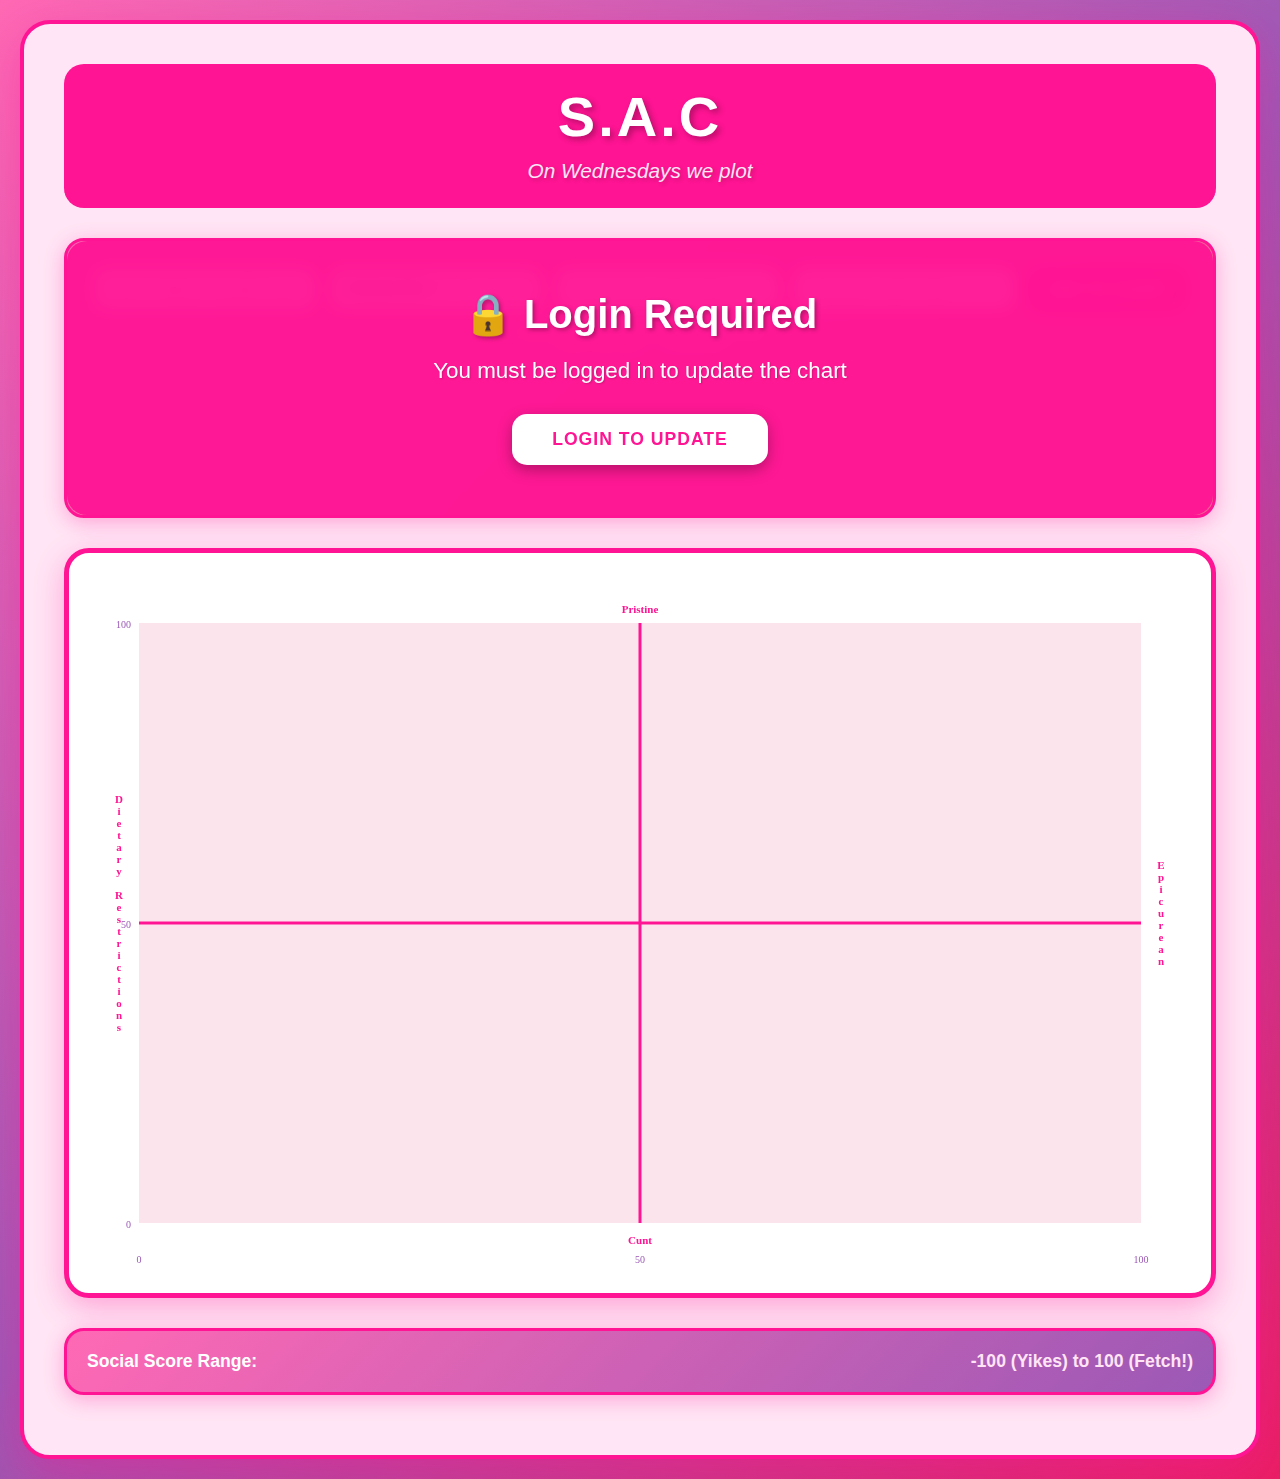
<file: index.html>
<!DOCTYPE html>
<html lang="en">
<head>
    <meta charset="UTF-8">
    <meta name="viewport" content="width=device-width, initial-scale=1.0">
    <title>S.A.C - Social Alignment Chart</title>

    <!-- Primary Meta Tags -->
    <meta name="title" content="S.A.C - Social Alignment Chart">
    <meta name="description" content="On Wednesdays we plot. Chart personalities from Cunt to Pristine and food preferences from Dietary Restrictions to Epicurean. Where do you fall?">

    <!-- Open Graph / Facebook / LinkedIn -->
    <meta property="og:type" content="website">
    <meta property="og:url" content="https://yourdomain.com/">
    <meta property="og:title" content="S.A.C - Social Alignment Chart">
    <meta property="og:description" content="On Wednesdays we plot. Chart personalities from Cunt to Pristine and food preferences from Dietary Restrictions to Epicurean. Where do you fall?">
    <meta property="og:image" content="https://yourdomain.com/preview.png">
    <meta property="og:image:width" content="1200">
    <meta property="og:image:height" content="630">

    <!-- Twitter -->
    <meta property="twitter:card" content="summary_large_image">
    <meta property="twitter:url" content="https://yourdomain.com/">
    <meta property="twitter:title" content="S.A.C - Social Alignment Chart">
    <meta property="twitter:description" content="On Wednesdays we plot. Chart personalities from Cunt to Pristine and food preferences from Dietary Restrictions to Epicurean. Where do you fall?">
    <meta property="twitter:image" content="https://yourdomain.com/preview.png">

    <link rel="stylesheet" href="styles.css">
</head>
<body>
    <div class="container">
        <header>
            <h1>S.A.C</h1>
            <p class="subtitle">On Wednesdays we plot</p>
        </header>

        <div class="input-section" style="position: relative;">
            <!-- Login overlay -->
            <div id="loginOverlay" class="login-overlay">
                <div class="login-overlay-content">
                    <h2>🔒 Login Required</h2>
                    <p>You must be logged in to update the chart</p>
                    <button id="loginButton" class="login-overlay-button">Login to Update</button>
                </div>
            </div>

            <div class="input-group">
                <input type="text" id="twitterHandle" placeholder="Enter Twitter/X handle (e.g., @username)" />
                <input type="file" id="profilePic" accept="image/*" />
                <input type="number" id="foodScore" placeholder="Food Score (-50 to 50)" min="-50" max="50" />
                <input type="number" id="character" placeholder="Character (-50 to 50)" min="-50" max="50" />
                <button id="addPerson">Add to Chart</button>
            </div>
            <p class="hint">X-Axis: Dietary Restrictions (-50) ← → Epicurean (50)<br>
            Y-Axis: Cunt (-50) ← → Pristine (50)</p>
        </div>

        <div class="chart-container">
            <canvas id="burnChart"></canvas>
        </div>

        <div class="legend">
            <div class="legend-item">
                <span class="legend-label">Social Score Range:</span>
                <span class="legend-value">-100 (Yikes) to 100 (Fetch!)</span>
            </div>
        </div>

        <div id="personList" class="person-list"></div>
    </div>

    <script src="script.js"></script>
</body>
</html>
</file>
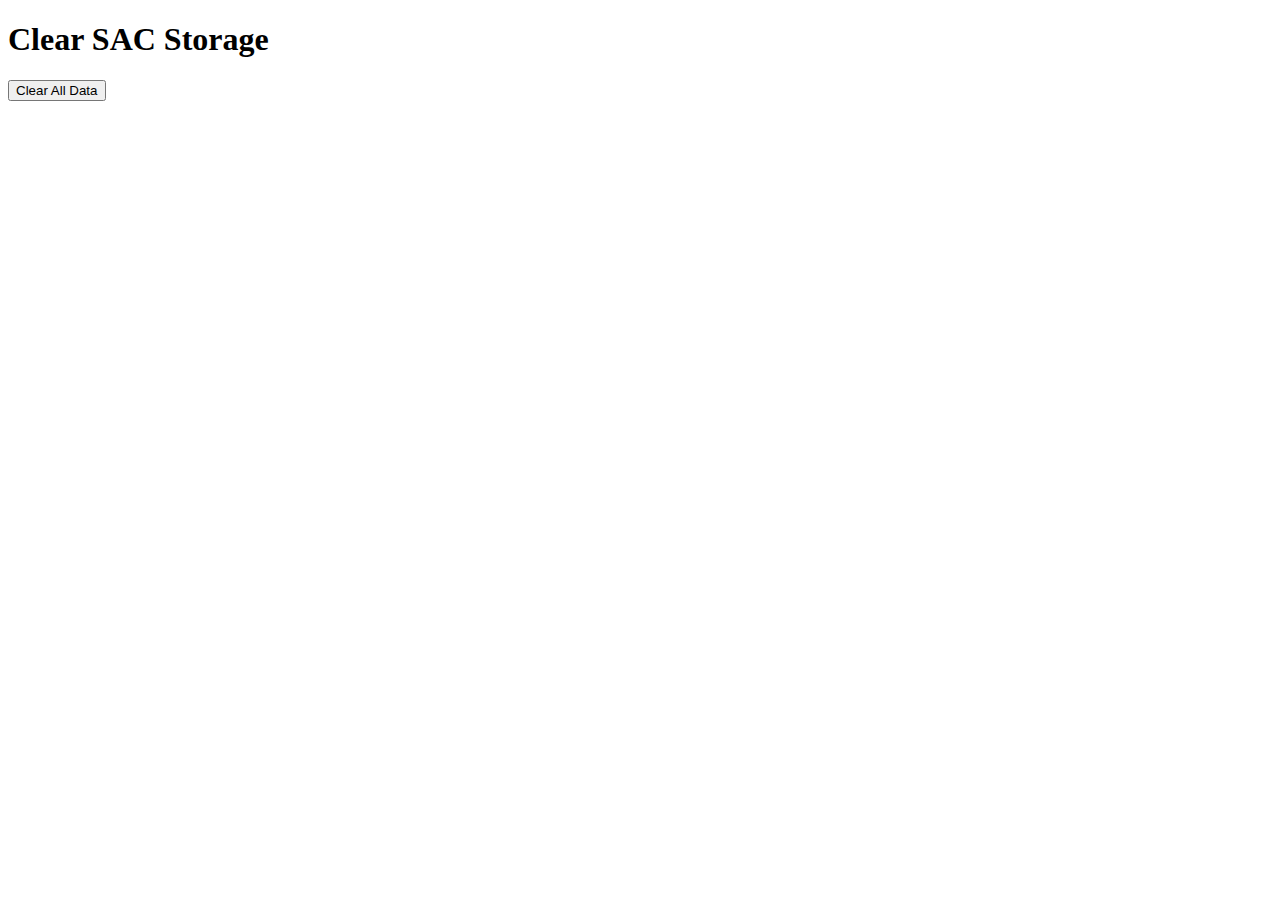
<file: clear-storage.html>
<!DOCTYPE html>
<html>
<head>
    <title>Clear SAC Storage</title>
</head>
<body>
    <h1>Clear SAC Storage</h1>
    <button onclick="clearStorage()">Clear All Data</button>
    <p id="message"></p>
    
    <script>
        function clearStorage() {
            localStorage.removeItem('sacPeople');
            document.getElementById('message').textContent = 'Storage cleared! You can close this page and refresh the SAC page.';
            document.getElementById('message').style.color = 'green';
        }
    </script>
</body>
</html>
</file>
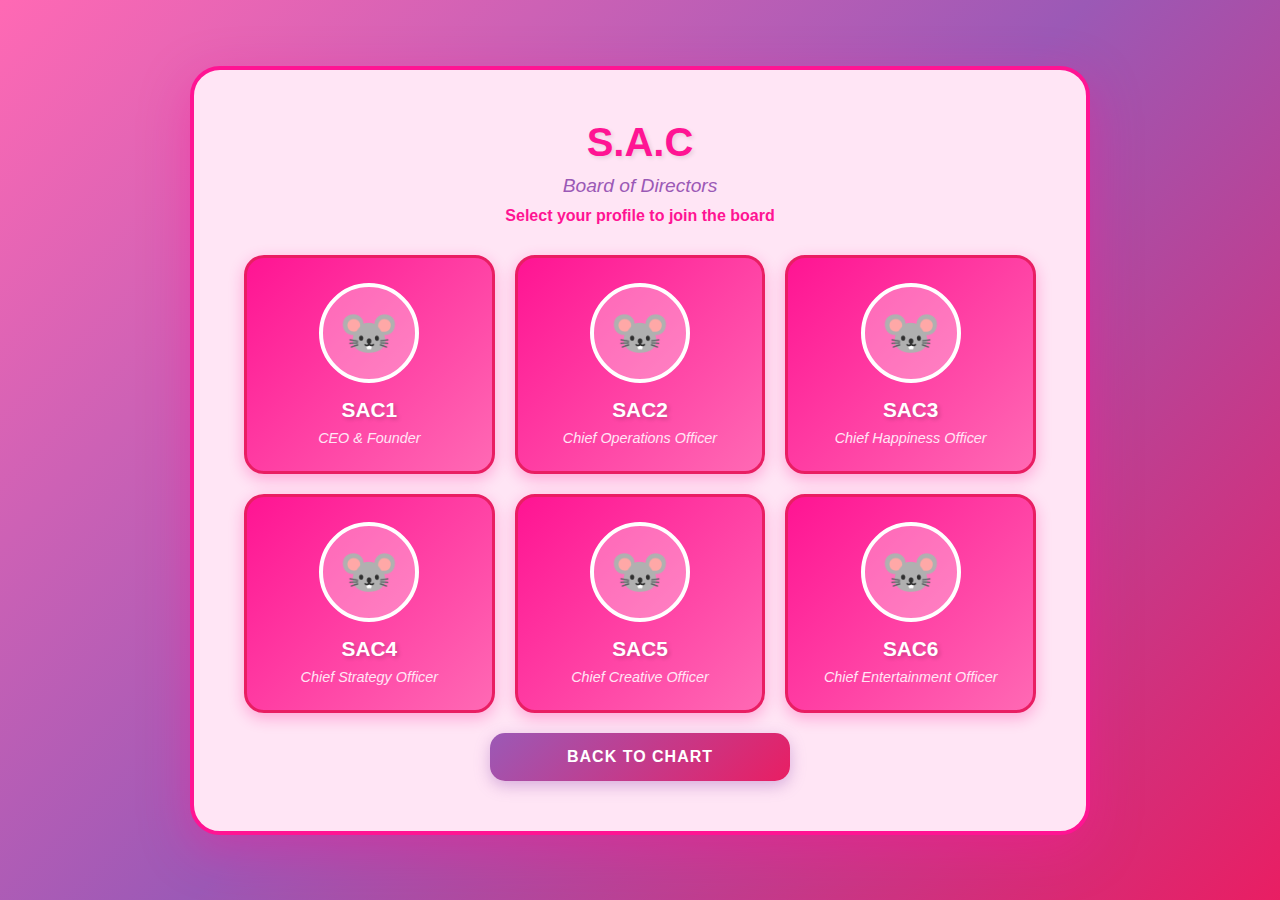
<file: login.html>
<!DOCTYPE html>
<html lang="en">
<head>
    <meta charset="UTF-8">
    <meta name="viewport" content="width=device-width, initial-scale=1.0">
    <title>S.A.C - Board of Directors</title>
    <style>
        * {
            margin: 0;
            padding: 0;
            box-sizing: border-box;
        }

        body {
            font-family: 'Comic Sans MS', 'Arial Rounded MT Bold', cursive, sans-serif;
            background: linear-gradient(135deg, #FF69B4 0%, #9B59B6 50%, #E91E63 100%);
            min-height: 100vh;
            display: flex;
            justify-content: center;
            align-items: center;
            padding: 20px;
        }

        .login-container {
            background: #FFE5F5;
            border-radius: 30px;
            padding: 50px;
            box-shadow: 0 15px 50px rgba(255, 20, 147, 0.4);
            border: 4px solid #FF1493;
            max-width: 900px;
            width: 100%;
        }

        h1 {
            color: #FF1493;
            font-size: 2.5em;
            text-align: center;
            margin-bottom: 10px;
            text-shadow: 2px 2px 4px rgba(0, 0, 0, 0.1);
        }

        .subtitle {
            color: #9B59B6;
            text-align: center;
            font-style: italic;
            margin-bottom: 10px;
            font-size: 1.2em;
        }

        .instruction {
            color: #FF1493;
            text-align: center;
            font-weight: bold;
            margin-bottom: 30px;
            font-size: 1em;
        }

        .profiles-grid {
            display: grid;
            grid-template-columns: repeat(auto-fit, minmax(200px, 1fr));
            gap: 20px;
            margin-bottom: 20px;
        }

        .profile-card {
            background: linear-gradient(135deg, #FF1493, #FF69B4);
            border-radius: 20px;
            padding: 25px;
            text-align: center;
            border: 3px solid #E91E63;
            cursor: pointer;
            transition: all 0.3s ease;
            box-shadow: 0 5px 15px rgba(255, 20, 147, 0.3);
        }

        .profile-card:hover {
            transform: translateY(-10px) scale(1.05);
            box-shadow: 0 15px 40px rgba(255, 20, 147, 0.6);
        }

        .profile-avatar {
            width: 100px;
            height: 100px;
            border-radius: 50%;
            border: 4px solid white;
            margin: 0 auto 15px;
            font-size: 3em;
            display: flex;
            align-items: center;
            justify-content: center;
            background: rgba(255, 255, 255, 0.3);
        }

        .profile-name {
            color: white;
            font-weight: bold;
            font-size: 1.3em;
            margin-bottom: 8px;
            text-shadow: 2px 2px 4px rgba(0, 0, 0, 0.2);
        }

        .profile-role {
            color: #FFE5F5;
            font-size: 0.9em;
            font-style: italic;
        }

        .back-button {
            display: block;
            width: 100%;
            max-width: 300px;
            margin: 0 auto;
            padding: 15px;
            background: linear-gradient(135deg, #9B59B6, #E91E63);
            color: white;
            border: none;
            border-radius: 15px;
            font-size: 1em;
            font-weight: bold;
            cursor: pointer;
            transition: all 0.3s ease;
            text-transform: uppercase;
            letter-spacing: 1px;
            box-shadow: 0 5px 15px rgba(155, 89, 182, 0.4);
            text-decoration: none;
            text-align: center;
        }

        .back-button:hover {
            background: linear-gradient(135deg, #8E44AD, #C2185B);
            transform: translateY(-3px);
            box-shadow: 0 8px 25px rgba(155, 89, 182, 0.6);
        }

        @media (max-width: 768px) {
            .login-container {
                padding: 30px 20px;
            }

            h1 {
                font-size: 2em;
            }

            .profiles-grid {
                grid-template-columns: 1fr;
                gap: 15px;
            }

            .profile-avatar {
                width: 80px;
                height: 80px;
                font-size: 2.5em;
            }
        }
    </style>
</head>
<body>
    <div class="login-container">
        <h1>S.A.C</h1>
        <p class="subtitle">Board of Directors</p>
        <p class="instruction">Select your profile to join the board</p>

        <div class="profiles-grid" id="profilesGrid">
            <!-- Profiles will be generated here -->
        </div>

        <a href="index.html" class="back-button">Back to Chart</a>
    </div>

    <script>
        // Board of Directors profiles
        const boardMembers = [
            {
                id: 'sac1',
                name: 'SAC1',
                role: 'CEO & Founder',
                emoji: '🐭',
                password: 'Admin1'
            },
            {
                id: 'sac2',
                name: 'SAC2',
                role: 'Chief Operations Officer',
                emoji: '🐭',
                password: 'Admin2'
            },
            {
                id: 'sac3',
                name: 'SAC3',
                role: 'Chief Happiness Officer',
                emoji: '🐭',
                password: 'Admin3'
            },
            {
                id: 'sac4',
                name: 'SAC4',
                role: 'Chief Strategy Officer',
                emoji: '🐭',
                password: 'Admin4'
            },
            {
                id: 'sac5',
                name: 'SAC5',
                role: 'Chief Creative Officer',
                emoji: '🐭',
                password: 'Admin5'
            },
            {
                id: 'sac6',
                name: 'SAC6',
                role: 'Chief Entertainment Officer',
                emoji: '🐭',
                password: 'Admin6'
            }
        ];

        // Generate profile cards
        const profilesGrid = document.getElementById('profilesGrid');
        boardMembers.forEach(member => {
            const card = document.createElement('div');
            card.className = 'profile-card';
            card.innerHTML = `
                <div class="profile-avatar">${member.emoji}</div>
                <div class="profile-name">${member.name}</div>
                <div class="profile-role">${member.role}</div>
            `;
            card.onclick = () => selectProfile(member);
            profilesGrid.appendChild(card);
        });

        function selectProfile(member) {
            const password = prompt(`Enter password for ${member.name}:`);

            if (password === member.password) {
                // Set session
                sessionStorage.setItem('authenticated', 'true');
                sessionStorage.setItem('username', member.name);
                sessionStorage.setItem('userRole', member.role);
                sessionStorage.setItem('userEmoji', member.emoji);
                // Redirect to main page
                window.location.href = 'index.html';
            } else {
                alert('❌ Incorrect password! Access denied.');
            }
        }
    </script>
</body>
</html>
</file>
<file: styles.css>
* {
    margin: 0;
    padding: 0;
    box-sizing: border-box;
}

body {
    font-family: 'Comic Sans MS', 'Arial Rounded MT Bold', cursive, sans-serif;
    background: linear-gradient(135deg, #FF69B4 0%, #9B59B6 50%, #E91E63 100%);
    min-height: 100vh;
    padding: 20px;
}

.container {
    max-width: 1800px;
    margin: 0 auto;
    background: #FFE5F5;
    border-radius: 30px;
    padding: 40px;
    box-shadow: 0 15px 50px rgba(255, 20, 147, 0.4);
    border: 4px solid #FF1493;
}

header {
    text-align: center;
    margin-bottom: 30px;
    padding-bottom: 20px;
    border-bottom: 5px solid #FF1493;
    background: #FF1493;
    border-radius: 20px;
    padding: 20px;
    position: relative;
}

.user-profile {
    position: absolute;
    top: 20px;
    right: 20px;
    display: flex;
    align-items: center;
    gap: 10px;
    background: rgba(255, 255, 255, 0.2);
    padding: 10px 15px;
    border-radius: 25px;
    border: 2px solid white;
}

.user-emoji {
    font-size: 1.5em;
}

.user-name {
    color: white;
    font-weight: bold;
    font-size: 0.9em;
    text-shadow: 1px 1px 2px rgba(0, 0, 0, 0.2);
}

.logout-button {
    padding: 5px 15px;
    background: white;
    color: #FF1493;
    border: none;
    border-radius: 12px;
    font-size: 0.75em;
    font-weight: bold;
    cursor: pointer;
    transition: all 0.2s ease;
    text-transform: uppercase;
    letter-spacing: 0.5px;
    box-shadow: 0 2px 5px rgba(0, 0, 0, 0.2);
}

.logout-button:hover {
    background: #FFE5F5;
    transform: scale(1.05);
}

h1 {
    color: white;
    font-size: 3.5em;
    font-weight: bold;
    text-transform: uppercase;
    letter-spacing: 3px;
    text-shadow: 3px 3px 6px rgba(0, 0, 0, 0.3);
}

.subtitle {
    color: #FFE5F5;
    font-style: italic;
    font-size: 1.3em;
    margin-top: 10px;
    text-shadow: 2px 2px 4px rgba(0, 0, 0, 0.2);
}

.input-section {
    background: linear-gradient(135deg, #FF69B4, #F06292);
    padding: 25px;
    border-radius: 20px;
    margin-bottom: 30px;
    border: 3px solid #FF1493;
    box-shadow: 0 5px 20px rgba(255, 20, 147, 0.3);
    position: relative;
    min-height: 280px;
}

.login-overlay {
    position: absolute;
    top: 0;
    left: 0;
    right: 0;
    bottom: 0;
    background: rgba(255, 20, 147, 0.95);
    backdrop-filter: blur(8px);
    border-radius: 20px;
    display: flex;
    justify-content: center;
    align-items: center;
    z-index: 10;
}

.login-overlay.hidden {
    display: none;
}

.login-overlay-content {
    text-align: center;
    color: white;
    padding: 60px 30px;
}

.login-overlay-content h2 {
    font-size: 2.5em;
    margin-bottom: 20px;
    text-shadow: 2px 2px 4px rgba(0, 0, 0, 0.3);
}

.login-overlay-content p {
    font-size: 1.4em;
    margin-bottom: 30px;
    text-shadow: 1px 1px 2px rgba(0, 0, 0, 0.2);
}

.login-overlay-button {
    padding: 15px 40px;
    background: white;
    color: #FF1493;
    border: none;
    border-radius: 15px;
    font-size: 1.1em;
    font-weight: bold;
    cursor: pointer;
    transition: all 0.3s ease;
    text-transform: uppercase;
    letter-spacing: 1px;
    box-shadow: 0 5px 15px rgba(0, 0, 0, 0.3);
}

.login-overlay-button:hover {
    background: #FFE5F5;
    transform: translateY(-3px) scale(1.05);
    box-shadow: 0 8px 25px rgba(0, 0, 0, 0.4);
}

.input-group {
    display: flex;
    gap: 10px;
    flex-wrap: wrap;
    margin-bottom: 15px;
}

input[type="text"],
input[type="number"],
input[type="file"] {
    flex: 1;
    min-width: 150px;
    padding: 12px 15px;
    border: 3px solid #FF1493;
    border-radius: 15px;
    font-size: 0.9em;
    background: white;
    color: #9B59B6;
    font-weight: bold;
}

input[type="file"] {
    padding: 8px 10px;
    font-size: 0.85em;
}

input[type="text"]:focus,
input[type="number"]:focus,
input[type="file"]:focus {
    outline: none;
    border-color: #FF1493;
    box-shadow: 0 0 15px rgba(255, 20, 147, 0.5);
    background: #FFF0F8;
}

input::placeholder {
    color: #FF69B4;
}

button {
    padding: 12px 20px;
    background: linear-gradient(135deg, #FF1493, #E91E63);
    color: white;
    border: none;
    border-radius: 15px;
    font-size: 0.9em;
    font-weight: bold;
    cursor: pointer;
    transition: all 0.3s ease;
    text-transform: uppercase;
    letter-spacing: 1px;
    min-width: 120px;
    box-shadow: 0 5px 15px rgba(255, 20, 147, 0.4);
}

button:hover {
    background: linear-gradient(135deg, #FF69B4, #FF1493);
    transform: translateY(-3px);
    box-shadow: 0 8px 25px rgba(255, 20, 147, 0.6);
}

button:active {
    transform: translateY(0);
}

.hint {
    color: white;
    font-size: 0.65em;
    text-align: center;
    font-style: italic;
    font-weight: normal;
    text-shadow: 1px 1px 3px rgba(0, 0, 0, 0.3);
    opacity: 0.9;
}

.chart-container {
    background: white;
    border: 5px solid #FF1493;
    border-radius: 25px;
    padding: 20px;
    margin-bottom: 30px;
    overflow-x: auto;
    box-shadow: 0 10px 30px rgba(255, 20, 147, 0.3);
}

#burnChart {
    width: 100%;
    height: auto;
    display: block;
}

.legend {
    background: linear-gradient(135deg, #FF69B4, #9B59B6);
    padding: 20px;
    border-radius: 20px;
    margin-bottom: 20px;
    border: 3px solid #FF1493;
    box-shadow: 0 5px 20px rgba(255, 20, 147, 0.3);
}

.legend-item {
    display: flex;
    justify-content: space-between;
    align-items: center;
}

.legend-label {
    color: white;
    font-weight: bold;
    font-size: 1.1em;
}

.legend-value {
    color: #FFE5F5;
    font-weight: bold;
    font-size: 1.1em;
}

.person-list {
    display: grid;
    grid-template-columns: repeat(auto-fill, minmax(250px, 1fr));
    gap: 15px;
    margin-top: 20px;
}

.person-card {
    background: linear-gradient(135deg, #FF1493, #FF69B4);
    padding: 15px;
    border-radius: 20px;
    border: 3px solid #E91E63;
    display: flex;
    align-items: center;
    gap: 15px;
    transition: transform 0.2s;
    box-shadow: 0 5px 15px rgba(255, 20, 147, 0.3);
}

.person-card:hover {
    transform: scale(1.08) rotate(1deg);
    box-shadow: 0 10px 30px rgba(255, 20, 147, 0.5);
}

.person-pfp {
    width: 50px;
    height: 50px;
    border-radius: 50%;
    border: 3px solid white;
    object-fit: cover;
    box-shadow: 0 3px 10px rgba(0, 0, 0, 0.2);
}

.person-info {
    flex: 1;
}

.person-handle {
    color: white;
    font-weight: bold;
    font-size: 1.1em;
    text-shadow: 1px 1px 2px rgba(0, 0, 0, 0.2);
}

.person-score {
    color: #FFE5F5;
    font-size: 0.9em;
    margin-top: 5px;
}

.score-positive {
    color: #FFFACD;
    font-weight: bold;
}

.score-negative {
    color: #FFE5F5;
    font-weight: bold;
}

@media (max-width: 768px) {
    body {
        padding: 5px;
    }

    .container {
        padding: 10px;
        border-radius: 10px;
    }

    h1 {
        font-size: 2em;
    }

    .user-profile {
        position: static;
        margin: 15px auto 0;
        width: fit-content;
    }

    .user-name {
        font-size: 0.8em;
    }

    .user-emoji {
        font-size: 1.2em;
    }

    .logout-button {
        font-size: 0.7em;
        padding: 5px 10px;
    }

    .input-section {
        min-height: auto;
    }

    .login-overlay-content {
        padding: 30px 20px;
    }

    .login-overlay-content h2 {
        font-size: 1.5em;
        margin-bottom: 10px;
    }

    .login-overlay-content p {
        font-size: 1em;
        margin-bottom: 20px;
    }

    .input-group {
        flex-direction: column;
        gap: 8px;
    }

    input[type="text"],
    input[type="number"],
    input[type="file"] {
        width: 100%;
        min-width: 100%;
        font-size: 0.85em;
    }

    button {
        width: 100%;
        padding: 12px;
    }

    .chart-container {
        padding: 5px;
        overflow-x: visible;
    }

    #burnChart {
        width: 100%;
    }
}
</file>
